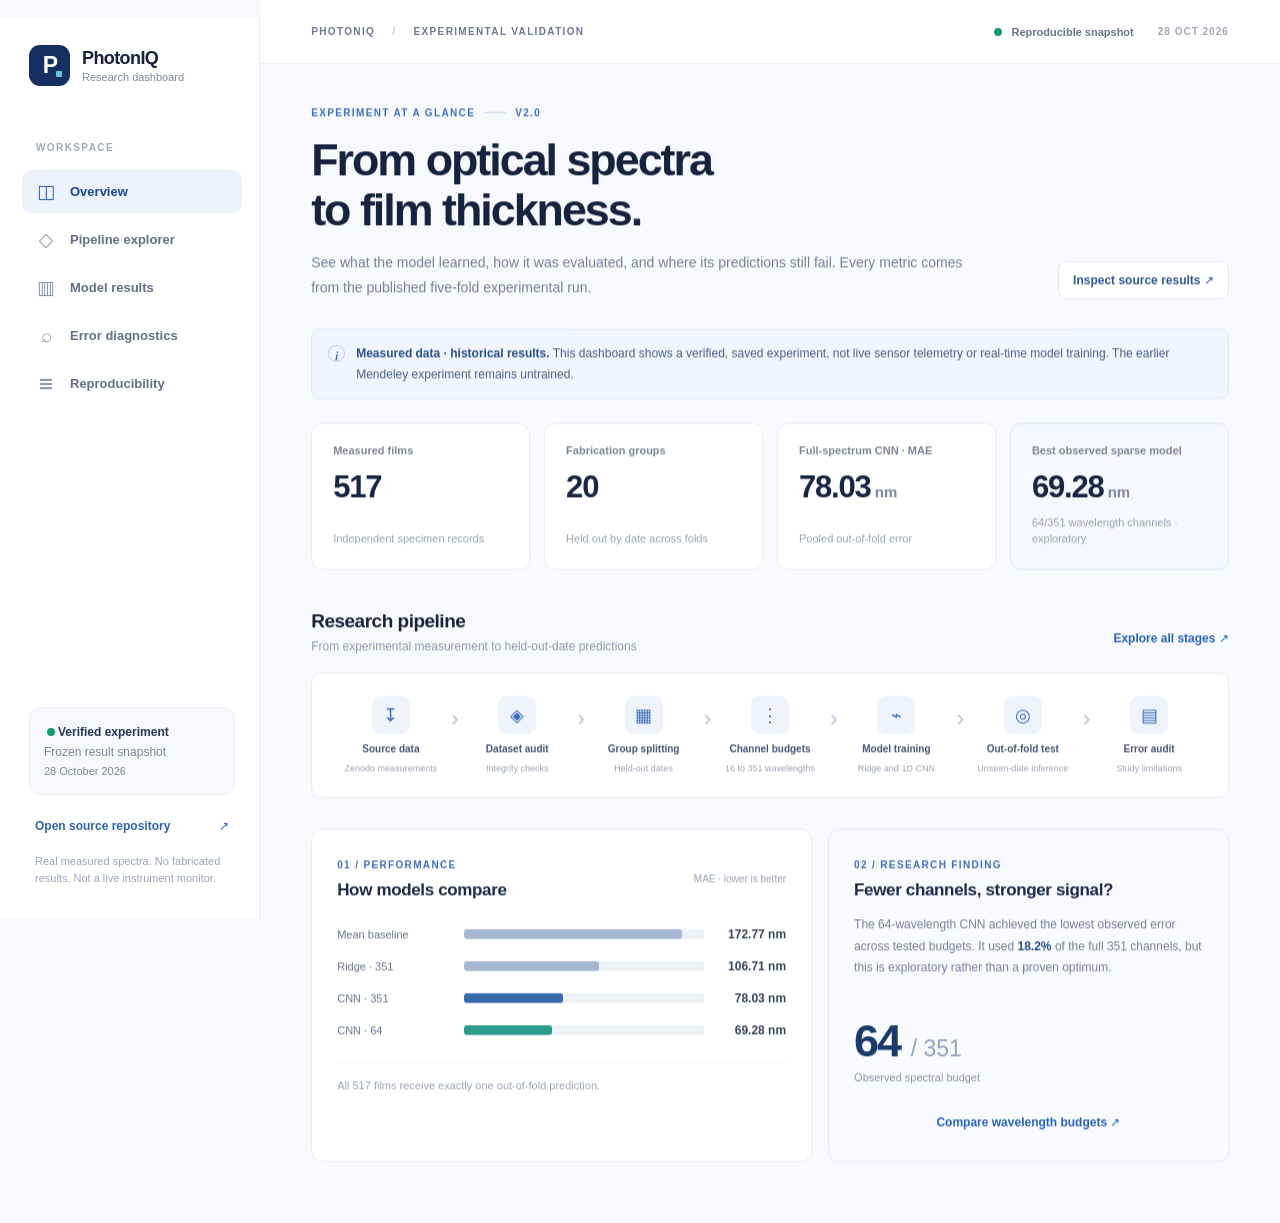
<file: index.html>
<!doctype html>
<html lang="en"><head><meta charset="utf-8"><meta name="viewport" content="width=device-width, initial-scale=1"><meta http-equiv="refresh" content="0; url=dashboard/"><title>PhotonIQ Research Dashboard</title></head><body><p>Open the <a href="dashboard/">PhotonIQ experiment dashboard</a>.</p></body></html>
</file>
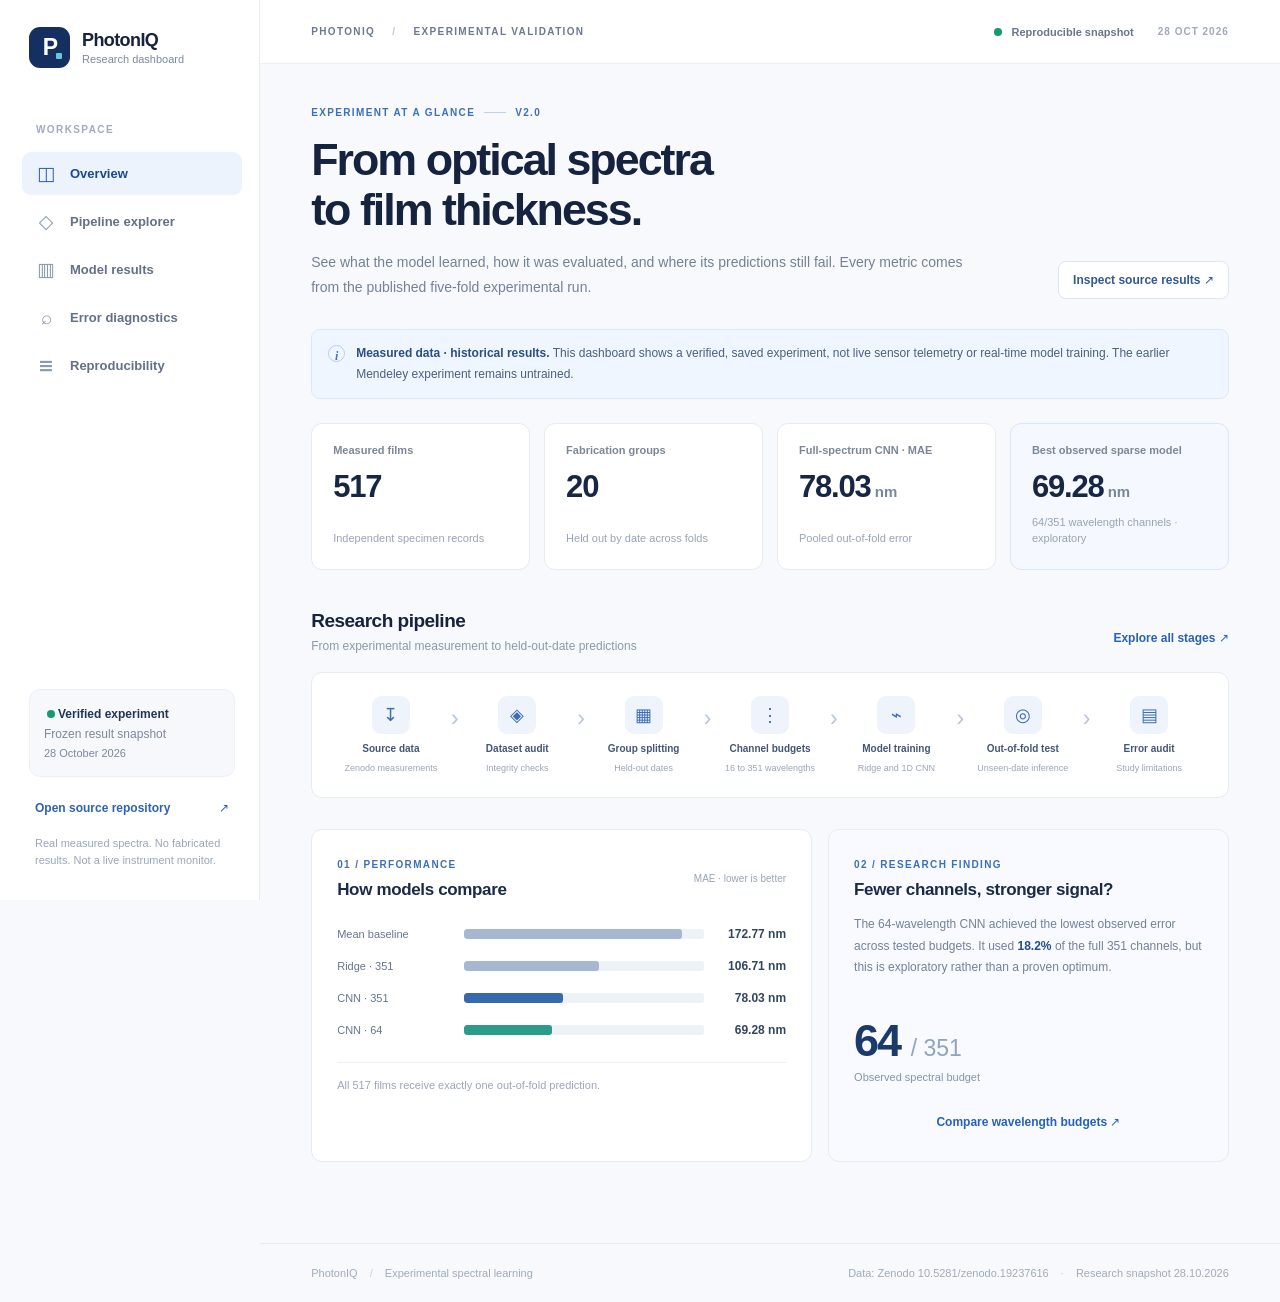
<file: dashboard/index.html>
<!doctype html>
<html lang="en">
<head>
  <meta charset="UTF-8"/>
  <meta name="viewport" content="width=device-width, initial-scale=1.0"/>
  <meta name="theme-color" content="#f8f9fc"/>
  <meta name="description" content="PhotonIQ: a transparent interactive research dashboard for experimental perovskite thin-film thickness regression and grouped validation."/>
  <title>PhotonIQ | Experiment Dashboard</title>
  <link rel="stylesheet" href="styles.css"/>
</head>
<body>
<div class="shell">
  <aside class="sidebar">
    <a class="identity" href="#overview" aria-label="PhotonIQ overview"><span class="brand-symbol">P<span class="brand-pixel"></span></span><span class="brand-text"><strong>PhotonIQ</strong><span>Research dashboard</span></span></a>
    <div class="nav-section">WORKSPACE</div>
    <nav class="navigation" aria-label="Dashboard sections">
      <button class="nav-item active" type="button" data-page="overview" aria-current="page"><span class="nav-icon">◫</span> Overview</button>
      <button class="nav-item" type="button" data-page="pipeline"><span class="nav-icon">◇</span> Pipeline explorer</button>
      <button class="nav-item" type="button" data-page="results"><span class="nav-icon">▥</span> Model results</button>
      <button class="nav-item" type="button" data-page="diagnostics"><span class="nav-icon">⌕</span> Error diagnostics</button>
      <button class="nav-item" type="button" data-page="reproducibility"><span class="nav-icon">≡</span> Reproducibility</button>
    </nav>
    <div class="sidebar-lower">
      <div class="status-compact"><span class="status-mark"></span><strong>Verified experiment</strong><span>Frozen result snapshot</span><small>28 October 2026</small></div>
      <a class="outside-link" href="https://github.com/SLRICHRIS/photoniq-real-spectral-learning" target="_blank" rel="noopener noreferrer">Open source repository <span>↗</span></a>
      <p class="side-note">Real measured spectra. No fabricated results. Not a live instrument monitor.</p>
    </div>
  </aside>

  <div class="main-shell">
    <header class="topbar"><span class="eyebrow">PHOTONIQ <span class="slash">/</span> EXPERIMENTAL VALIDATION</span><span class="topbar-right"><span class="top-dot"></span> Reproducible snapshot <span class="top-date">28 OCT 2026</span></span></header>
    <main class="workspace">
      <section class="page active" id="overview" aria-labelledby="overview-title">
        <div class="page-heading"><div><div class="kicker">EXPERIMENT AT A GLANCE <span class="kicker-rule"></span> V2.0</div><h1 id="overview-title">From optical spectra<br>to film thickness.</h1><p>See what the model learned, how it was evaluated, and where its predictions still fail. Every metric comes from the published five-fold experimental run.</p></div><a class="subtle-action" href="https://github.com/SLRICHRIS/photoniq-real-spectral-learning/tree/main/results/zenodo_2026/advanced_cv" target="_blank" rel="noopener noreferrer">Inspect source results ↗</a></div>
        <div class="notice"><span class="notice-icon">i</span><span><strong>Measured data · historical results.</strong> This dashboard shows a verified, saved experiment, not live sensor telemetry or real-time model training. The earlier Mendeley experiment remains untrained.</span></div>
        <div class="metrics-grid">
          <div class="metric"><span class="metric-label">Measured films</span><span class="metric-value" id="filmCount">517</span><span class="metric-foot">Independent specimen records</span></div>
          <div class="metric"><span class="metric-label">Fabrication groups</span><span class="metric-value" id="dateCount">20</span><span class="metric-foot">Held out by date across folds</span></div>
          <div class="metric"><span class="metric-label">Full-spectrum CNN · MAE</span><span class="metric-value" id="fullMAE">78.03<span class="metric-unit"> nm</span></span><span class="metric-foot">Pooled out-of-fold error</span></div>
          <div class="metric standout"><span class="metric-label">Best observed sparse model</span><span class="metric-value" id="sparseMAE">69.28<span class="metric-unit"> nm</span></span><span class="metric-foot">64/351 wavelength channels · exploratory</span></div>
        </div>
        <div class="section-header"><div><h2>Research pipeline</h2><p>From experimental measurement to held-out-date predictions</p></div><button class="inline-link" type="button" data-goto="pipeline">Explore all stages ↗</button></div>
        <div class="pipeline-strip" id="overviewStrip" aria-label="Pipeline sequence"></div>
        <div class="two-cols">
          <div class="panel"><div class="panel-head"><div><span class="section-tag">01 / PERFORMANCE</span><h3>How models compare</h3></div><span class="fine-note">MAE · lower is better</span></div><div id="overviewModelBars" class="model-bars"></div><div class="panel-bottom">All 517 films receive exactly one out-of-fold prediction.</div></div>
          <div class="panel insight-panel"><div><span class="section-tag">02 / RESEARCH FINDING</span><h3>Fewer channels, stronger signal?</h3><p>The 64-wavelength CNN achieved the lowest observed error across tested budgets. It used <strong>18.2%</strong> of the full 351 channels, but this is exploratory rather than a proven optimum.</p></div><div class="insight-stat"><strong>64 <small>/ 351</small></strong><span>Observed spectral budget</span></div><button class="inline-link" type="button" data-goto="results">Compare wavelength budgets ↗</button></div>
        </div>
      </section>

      <section class="page" id="pipeline" aria-labelledby="pipeline-title" hidden>
        <div class="page-heading"><div><div class="kicker">METHOD / TRACEABLE EXECUTION</div><h1 id="pipeline-title">The full research pipeline.</h1><p>Select a stage to inspect its input, operation, safeguards and outputs. The pipeline reflects the completed Zenodo study—not the unfinished Mendeley notebook.</p></div></div>
        <div class="panel pipeline-panel"><div class="panel-head"><div><span class="section-tag">END-TO-END EXPERIMENT</span><h3>Seven auditable stages</h3></div><span class="fine-note">Select any stage</span></div><div id="stages" class="stages" role="tablist" aria-label="Pipeline stage details"></div><div class="stage-detail" id="stageDetail" role="tabpanel" aria-live="polite"></div></div>
        <div class="section-header"><div><h2>Validation boundaries</h2><p>The safeguards that protect the interpretation of the results</p></div></div>
        <div class="guard-grid"><div class="guard"><span>01</span><strong>Dates do not cross splits</strong><p>Films fabricated on the same date stay together in the corresponding train, validation or test partitions.</p></div><div class="guard"><span>02</span><strong>Fit transformations on training data</strong><p>Spectral scaling and target normalization are learned from the training partition within each fold.</p></div><div class="guard"><span>03</span><strong>Independent spectral budgets</strong><p>Each 16–351-channel CNN is fitted on only the observed channels for that configuration.</p></div><div class="guard"><span>04</span><strong>No target-derived optical features</strong><p>Thickness and any spectral descriptors computed using thickness are excluded from the model input.</p></div></div>
      </section>

      <section class="page" id="results" aria-labelledby="results-title" hidden>
        <div class="page-heading"><div><div class="kicker">OUT-OF-FOLD / 517 FILMS</div><h1 id="results-title">Model results.</h1><p>Compare linear regression and separately trained 1D CNNs across the full set of spectral acquisition budgets.</p></div><a class="subtle-action" href="https://github.com/SLRICHRIS/photoniq-real-spectral-learning/blob/main/results/zenodo_2026/advanced_cv/cross_validation_summary.csv" target="_blank" rel="noopener noreferrer">Raw metric CSV ↗</a></div>
        <div class="panel chart-panel"><div class="panel-head wrap-head"><div><span class="section-tag">WAVELENGTH EFFICIENCY</span><h3>Accuracy versus spectral resolution</h3></div><div class="controls"><div class="segmented" role="group" aria-label="Select result metric"><button type="button" class="selected" data-metric="MAE_nm">MAE</button><button type="button" data-metric="RMSE_nm">RMSE</button><button type="button" data-metric="R2">R²</button></div><label class="filter-label">Method <select id="methodFilter"><option value="both">CNN & Ridge</option><option value="cnn">CNN only</option><option value="ridge">Ridge only</option></select></label></div></div><div id="budgetChart" class="budget-chart" aria-label="Wavelength budget performance chart"></div><div class="chart-foot"><span><i class="legend-dot cnn"></i> 1D CNN</span><span><i class="legend-dot ridge"></i> Ridge regression</span><span class="fine-note">Metrics are pooled over held-out fabrication dates.</span></div></div>
        <div class="panel"><div class="panel-head"><div><span class="section-tag">FULL RESULTS TABLE</span><h3>Inspect exact scores</h3></div><span class="fine-note">Click a row to highlight the model above</span></div><div class="table-scroll"><table><thead><tr><th>Model</th><th>Channels</th><th>MAE (nm)</th><th>RMSE (nm)</th><th>R²</th></tr></thead><tbody id="resultsTable"></tbody></table></div></div>
      </section>

      <section class="page" id="diagnostics" aria-labelledby="diagnostics-title" hidden>
        <div class="page-heading"><div><div class="kicker">MODEL RELIABILITY / LIMITATIONS</div><h1 id="diagnostics-title">Where predictions fail.</h1><p>Investigate thick-film underestimation, fabrication-date variability, substrate differences and experimental conditions. These are descriptive analyses, not causal claims.</p></div></div>
        <div class="notice warning"><span class="notice-icon">!</span><span><strong>Important limitation.</strong> The full-spectrum CNN underestimates films thicker than 600 nm by 60.86 nm on average. Errors vary significantly by fabrication date.</span></div>
        <div class="metrics-grid metrics-grid-3"><div class="metric"><span class="metric-label">Films above 600 nm</span><span class="metric-value">117</span><span class="metric-foot">Thick-film subgroup</span></div><div class="metric"><span class="metric-label">Thick-film MAE</span><span class="metric-value">126.38 <span class="metric-unit">nm</span></span><span class="metric-foot">Full-spectrum CNN</span></div><div class="metric"><span class="metric-label">Date-clustered 95% range*</span><span class="metric-value small-value">56.73–105.77 <span class="metric-unit">nm</span></span><span class="metric-foot">Descriptive CNN MAE bootstrap</span></div></div>
        <div class="panel"><div class="panel-head wrap-head"><div><span class="section-tag">STRATIFIED ERROR AUDIT</span><h3>Compare subgroups</h3></div><label class="filter-label">Breakdown <select id="diagnosticFilter"><option value="thickness_bin">Film thickness</option><option value="fabrication_date">Fabrication date</option><option value="substrate">Substrate</option><option value="humidity_bin">Relative humidity</option><option value="blade_temperature_bin">Blade temperature</option></select></label></div><div class="table-scroll"><table><thead><tr><th>Group</th><th>Films</th><th>CNN MAE (nm)</th><th>CNN bias (nm)</th><th>Ridge MAE (nm)</th></tr></thead><tbody id="diagnosticTable"></tbody></table></div><div class="panel-bottom">Bias = prediction − measured thickness. Positive values mean overestimation. Small groups are unstable.</div></div>
        <div class="two-cols"><div class="panel"><span class="section-tag">UNCERTAINTY</span><h3>What the bootstrap means</h3><p>10,000 resamples of the 20 fabrication-date groups produce a descriptive 95% percentile interval for CNN MAE. It is <strong>not</strong> a calibrated guarantee for new labs, instruments or materials.</p></div><div class="panel"><span class="section-tag">EXTERNAL VALIDITY</span><h3>What remains untested</h3><p>No independent laboratory, new optical instrument, cross-composition dataset, or prospective deployment has been validated. The original Mendeley study is still pending.</p></div></div>
      </section>

      <section class="page" id="reproducibility" aria-labelledby="repro-title" hidden>
        <div class="page-heading"><div><div class="kicker">SOURCE OF TRUTH / REPRODUCIBLE</div><h1 id="repro-title">Audit the experiment.</h1><p>Follow every published metric back to the dataset, code, held-out fold assignments and reproducible GitHub Actions run.</p></div></div>
        <div class="panel"><div class="panel-head"><div><span class="section-tag">RUN MANIFEST</span><h3>Provenance</h3></div><span class="status-mini">Snapshot, not live</span></div><dl class="definition-grid"><div><dt>Experiment</dt><dd>PhotonIQ v2 · Zenodo GroupKFold</dd></div><div><dt>Dataset DOI</dt><dd><a href="https://doi.org/10.5281/zenodo.19237616" target="_blank" rel="noopener noreferrer">10.5281/zenodo.19237616 ↗</a></dd></div><div><dt>Original dataset SHA-256</dt><dd><code id="shaValue" class="sha"></code><button type="button" class="copy-mini" id="copyHash" title="Copy checksum">Copy</button></dd></div><div><dt>Split strategy</dt><dd>5-fold GroupKFold · 20 fabrication dates</dd></div><div><dt>Experimental film count</dt><dd>517 · 351 optical-density wavelength channels</dd></div><div><dt>Training randomness</dt><dd>Seed 42 · train-only normalization</dd></div><div><dt>Reproduction checks</dt><dd>Fold integrity + independent metric recomputation</dd></div><div><dt>Experiment status</dt><dd>Completed and independently reproduced in GitHub Actions</dd></div></dl></div>
        <div class="section-header"><div><h2>Evidence and artifacts</h2><p>Open the original results, experiment code, and computational checks.</p></div></div>
        <div class="source-grid"><a href="https://github.com/SLRICHRIS/photoniq-real-spectral-learning/actions/runs/40720806128" target="_blank" rel="noopener noreferrer"><span>WORKFLOW RUN</span><strong>Successful GitHub Actions execution</strong><small>Five-fold real-data reproduction</small><em>↗</em></a><a href="https://github.com/SLRICHRIS/photoniq-real-spectral-learning/tree/main/results/zenodo_2026/advanced_cv" target="_blank" rel="noopener noreferrer"><span>RESULTS ARCHIVE</span><strong>Predictions and figures</strong><small>CSV, SVG, JSON, diagnostics</small><em>↗</em></a><a href="https://github.com/SLRICHRIS/photoniq-real-spectral-learning/blob/main/tools/advanced_benchmark.py" target="_blank" rel="noopener noreferrer"><span>RESEARCH SOURCE</span><strong>Training / validation implementation</strong><small>Full Python reproducibility code</small><em>↗</em></a><a href="https://github.com/SLRICHRIS/photoniq-real-spectral-learning/blob/main/tools/verify_advanced_results.py" target="_blank" rel="noopener noreferrer"><span>INTEGRITY CHECK</span><strong>Independent metrics verifier</strong><small>Fold and prediction consistency</small><em>↗</em></a></div>
      </section>
    </main>
    <footer class="footer"><span>PhotonIQ <span class="footer-divider">/</span> Experimental spectral learning</span><span>Data: Zenodo 10.5281/zenodo.19237616 <span class="footer-divider">·</span> Research snapshot 28.10.2026</span></footer>
  </div>
</div>
<script src="data/snapshot.js"></script>
<script src="dashboard.js"></script>
</body>
</html>
</file>
<file: dashboard/styles.css>
:root{font-family:Inter,ui-sans-serif,-apple-system,BlinkMacSystemFont,"Segoe UI",Arial,sans-serif;color:#17223b;background:#f7f9fc;font-synthesis:none;-webkit-font-smoothing:antialiased}*{box-sizing:border-box}html{scroll-behavior:smooth}body{margin:0}a{color:inherit}button,select{font:inherit}button{cursor:pointer}.shell{display:flex;min-height:100vh}.sidebar{position:sticky;top:0;width:260px;flex:0 0 260px;min-height:100vh;height:100vh;padding:27px 17px 20px 22px;background:#fff;border-right:1px solid #e7ebf2;display:flex;flex-direction:column}.identity{text-decoration:none;display:flex;align-items:center;gap:12px;margin:0 7px 56px}.brand-symbol{background:#162f61;border-radius:11px;display:grid;place-items:center;color:#fff;font-size:23px;font-weight:800;height:41px;width:41px;position:relative;letter-spacing:-2px}.brand-pixel{position:absolute;background:#6ac4dc;width:6px;height:6px;right:8px;bottom:9px;border-radius:1px}.brand-text{display:flex;flex-direction:column;gap:2px}.brand-text strong{font-size:18px;letter-spacing:-.6px}.brand-text span{font-size:11px;color:#7d899f}.nav-section{font-size:10px;font-weight:800;letter-spacing:1.4px;color:#a1abbc;margin:0 14px 17px}.navigation{display:grid;gap:5px}.nav-item{width:100%;background:transparent;border:0;border-radius:9px;color:#637085;font-size:13px;display:flex;align-items:center;text-align:left;gap:13px;padding:12px 13px;font-weight:550;transition:.17s ease}.nav-item:hover{background:#f3f6fc;color:#193562}.nav-item.active{color:#1a4796;background:#edf3fd;font-weight:730}.nav-icon{font-size:19px;font-family:system-ui;line-height:1;width:22px;color:#8a9ab2;text-align:center}.nav-item.active .nav-icon{color:#3264b2}.sidebar-lower{margin-top:auto;padding:10px 7px}.status-compact{padding:17px 14px;background:#f6f8fc;border:1px solid #edf0f6;border-radius:11px;display:grid;gap:6px;font-size:12px;color:#7d8898}.status-compact strong{color:#213655;font-size:12px;display:flex;align-items:center;gap:7px}.status-mark,.top-dot{display:inline-block;background:#179a72;width:8px;height:8px;border-radius:50%}.status-compact .status-mark{position:absolute;margin:3px 0 0 3px}.status-compact strong{padding-left:14px}.status-compact small{font-size:11px}.outside-link{font-size:12px;font-weight:700;color:#2e62b4;text-decoration:none;display:flex;justify-content:space-between;padding:24px 6px 5px}.outside-link:hover{text-decoration:underline}.side-note{color:#9aa6ba;font-size:11px;line-height:1.6;margin:15px 6px 0}.main-shell{min-width:0;flex:1}.topbar{min-height:64px;padding:0 clamp(26px,4vw,66px);background:#fff;border-bottom:1px solid #edf0f5;display:flex;justify-content:space-between;align-items:center;font-size:10px;font-weight:750;letter-spacing:1.35px;color:#6c7990}.slash{padding:0 13px;color:#bcc6d5}.topbar-right{font-weight:600;letter-spacing:0;color:#69758a;font-size:11px;display:flex;align-items:center;gap:10px}.top-date{font-size:10px;letter-spacing:1px;color:#a1a9b7;margin-left:14px}.workspace{max-width:1530px;margin:auto;padding:43px clamp(22px,4vw,64px) 65px}.page{display:none;animation:appear .2s ease}.page.active{display:block}.page[hidden]{display:none!important}@keyframes appear{from{opacity:.5;transform:translateY(5px)}to{opacity:1;transform:none}}.page-heading{display:flex;align-items:flex-end;justify-content:space-between;gap:20px;margin:0 0 30px}.kicker,.section-tag{color:#3c70bb;font-size:10px;font-weight:850;letter-spacing:1.35px}.kicker{display:flex;align-items:center;gap:9px;margin-bottom:17px}.kicker-rule{display:inline-block;height:1px;width:22px;background:#bdd0ec}.page-heading h1{font-size:clamp(32px,3.5vw,48px);letter-spacing:-2px;line-height:1.11;font-weight:750;margin:0 0 16px;color:#15233e}.page-heading p{font-size:14px;line-height:1.75;color:#758195;margin:0;max-width:660px}.subtle-action{font-size:12px;white-space:nowrap;align-self:end;padding:11px 14px;border:1px solid #dfe6f2;border-radius:8px;text-decoration:none;color:#305893;background:#fff;font-weight:750}.subtle-action:hover{background:#edf3fe}.notice{border:1px solid #dce8f8;background:#f0f6ff;color:#49607f;border-radius:9px;padding:13px 16px;display:flex;gap:11px;align-items:flex-start;font-size:12px;line-height:1.75;margin:0 0 24px}.notice strong{color:#2a4e86}.notice-icon{display:grid;place-items:center;border:1px solid #b9cdee;color:#4574b5;width:17px;height:17px;flex:0 0 17px;border-radius:50%;font-family:Georgia,serif;font-size:12px;font-style:italic;font-weight:800;margin-top:2px}.notice.warning{background:#fff9ed;color:#745c39;border-color:#f3e5cb}.notice.warning .notice-icon{border-color:#dabb81;color:#ad812d;font-style:normal}.notice.warning strong{color:#8e632c}.metrics-grid{display:grid;grid-template-columns:repeat(4,minmax(0,1fr));gap:14px;margin-bottom:40px}.metric{background:#fff;border:1px solid #e7ebf2;border-radius:11px;padding:20px 21px 22px;min-height:132px;display:flex;flex-direction:column;gap:8px}.metric.standout{background:#f5f8fe;border-color:#d9e6fb}.metric-label{font-size:11px;font-weight:730;color:#7b8797;min-height:16px}.metric-value{font-size:31px;color:#172642;font-weight:800;letter-spacing:-1.2px;line-height:1.2;white-space:nowrap}.metric-unit{font-size:15px;color:#78879f;font-weight:550;letter-spacing:0}.metric-foot{font-size:11px;color:#99a4b5;margin-top:auto;line-height:1.5}.section-header{display:flex;justify-content:space-between;align-items:end;margin:0 0 19px}.section-header h2{font-size:19px;font-weight:750;letter-spacing:-.5px;margin:0 0 7px}.section-header p{font-size:12px;color:#8c99ab;margin:0}.inline-link{border:0;background:transparent;color:#2862b6;font-size:12px;font-weight:750;padding:8px 0}.inline-link:hover{text-decoration:underline}.pipeline-strip{background:#fff;border:1px solid #e7ebf2;border-radius:11px;padding:23px 17px;display:flex;align-items:stretch;gap:3px;margin-bottom:31px}.strip-item{flex:1;text-align:center;min-width:0;display:grid;gap:8px;align-content:start;position:relative}.strip-item:not(:last-child):after{content:'›';position:absolute;top:9px;right:-6px;font-size:23px;color:#b7c5dc}.strip-icon{background:#eff4fc;color:#3b6db7;width:38px;height:38px;border-radius:9px;font-size:18px;font-weight:700;display:grid;place-items:center;margin:0 auto 1px}.strip-title{font-size:10px;font-weight:730;color:#435674;padding:0 4px}.strip-caption{font-size:9px;color:#9aa6b6;padding:0 3px;line-height:1.4}.two-cols{display:grid;grid-template-columns:1.25fr 1fr;gap:16px}.panel{background:#fff;border:1px solid #e7ebf2;border-radius:11px;padding:24px 25px;margin-bottom:16px;min-width:0}.panel-head{display:flex;justify-content:space-between;align-items:center;gap:20px;margin-bottom:25px}.panel h3{font-size:17px;letter-spacing:-.35px;margin:7px 0 0;line-height:1.35;color:#1a2b48}.fine-note{color:#99a5b4;font-size:10px}.model-bars{display:grid;gap:18px}.bar-row{display:grid;grid-template-columns:115px 1fr 70px;align-items:center;gap:12px}.bar-label{color:#67768c;font-size:11px}.bar-track{height:10px;border-radius:3px;background:#eef2f7;overflow:hidden}.bar-fill{display:block;height:100%;border-radius:3px;background:#a6b8d1}.bar-fill.cnn{background:#3769ad}.bar-fill.sparse{background:#2b9b8b}.bar-value{font-size:12px;font-weight:730;color:#33455f;text-align:right;font-variant-numeric:tabular-nums}.panel-bottom{margin-top:25px;padding-top:16px;border-top:1px solid #edf0f5;color:#99a6b7;font-size:11px}.insight-panel{display:flex;flex-direction:column;justify-content:space-between;background:#f8faff}.insight-panel p,.panel>p,.guard p{font-size:12px;line-height:1.8;color:#748199}.insight-panel p strong{color:#274d80}.insight-stat{margin:24px 0;display:grid;gap:4px}.insight-stat strong{font-size:45px;letter-spacing:-2px;color:#1a396d}.insight-stat strong small{font-size:23px;font-weight:500;color:#91a4bf;letter-spacing:0}.insight-stat span{font-size:11px;color:#8795a8}.footer{border-top:1px solid #e7ebf2;padding:23px clamp(22px,4vw,64px);color:#a0aaba;display:flex;align-items:center;justify-content:space-between;gap:12px;font-size:11px}.footer-divider{padding:0 9px;color:#c6cfdd}.pipeline-panel{padding:28px;margin-bottom:28px}.stages{display:grid;grid-template-columns:repeat(7,minmax(0,1fr));gap:10px}.stage-button{position:relative;border:1px solid #dfe6f0;border-radius:10px;background:#fff;min-height:125px;padding:15px 9px;display:flex;flex-direction:column;justify-content:space-between;text-align:left;gap:7px;color:#6a7890;transition:.15s}.stage-button:hover{background:#f3f7ff}.stage-button[aria-selected=true]{background:#edf4ff;border-color:#94b7ec;color:#1e4885;box-shadow:inset 0 0 0 1px #b3c9ef}.stage-button .number{font-size:10px;font-weight:800;color:#8d9db0}.stage-button .symbol{font-size:24px;color:#3e70b8}.stage-button .stage-title{font-size:11px;font-weight:760;line-height:1.35}.stage-detail{background:#f8fafd;border:1px solid #e6ebf4;border-radius:10px;margin-top:20px;padding:26px;display:grid;grid-template-columns:1fr 1.4fr;gap:25px;min-height:217px}.detail-eyebrow{font-size:10px;letter-spacing:1px;color:#5981bd;font-weight:800}.detail-heading{font-size:22px;letter-spacing:-.8px;margin:12px 0}.detail-summary{color:#718099;font-size:12px;line-height:1.75;margin:0}.detail-list{display:grid;gap:15px}.detail-row{display:grid;grid-template-columns:90px 1fr;gap:10px;font-size:12px;line-height:1.65}.detail-row strong{color:#7c8ba1}.detail-row span{color:#304765}.guard-grid{display:grid;grid-template-columns:repeat(4,1fr);gap:13px}.guard{padding:19px;background:#fff;border:1px solid #e7ebf2;border-radius:10px}.guard span{font-size:10px;color:#4684ce;font-weight:800}.guard strong{display:block;color:#253650;font-size:12px;margin-top:14px;line-height:1.5}.guard p{font-size:11px;margin-bottom:0}.controls{display:flex;align-items:center;gap:14px}.segmented{display:flex;gap:3px;background:#eff3f9;border-radius:7px;padding:3px}.segmented button{background:transparent;border:0;border-radius:5px;color:#8a97a9;font-size:11px;font-weight:700;padding:8px 12px}.segmented button.selected{background:#fff;color:#2b5c9e;box-shadow:0 1px 4px #d7e0ec}.filter-label{display:flex;align-items:center;gap:9px;color:#91a0b1;font-size:11px;font-weight:700}.filter-label select{background:#fff;border:1px solid #dfe5ee;border-radius:7px;color:#53687f;padding:9px 9px;font-size:12px;max-width:200px}.budget-chart{width:100%;height:340px;overflow:hidden}.budget-chart svg{width:100%;height:100%;display:block}.chart-foot{display:flex;align-items:center;gap:22px;border-top:1px solid #edf0f6;padding-top:17px;font-size:11px;color:#65738a}.chart-foot>.fine-note{margin-left:auto}.legend-dot{display:inline-block;vertical-align:middle;width:10px;height:10px;border-radius:2px;margin-right:6px}.legend-dot.cnn{background:#416fb5}.legend-dot.ridge{background:#9fb4d3}.table-scroll{overflow:auto;max-width:100%;border-radius:6px}table{width:100%;border-collapse:collapse;text-align:left;font-size:12px}th{background:#f8faff;color:#8a97a9;font-size:10px;letter-spacing:.35px;padding:13px 15px;font-weight:800;white-space:nowrap}td{padding:13px 15px;border-bottom:1px solid #edf0f5;color:#4d5e78;font-variant-numeric:tabular-nums;white-space:nowrap}tbody tr:last-child td{border-bottom:0}tbody tr:hover td{background:#f8faff}td:first-child{color:#273b56;font-weight:670}.best-cell{color:#147a6b;font-weight:850}.row-highlight td{background:#eef7f6!important}.metrics-grid-3{grid-template-columns:repeat(3,1fr)}.small-value{font-size:23px}.definition-grid{display:grid;grid-template-columns:1fr 1fr;gap:0 30px;margin:0}.definition-grid>div{padding:16px 0;border-bottom:1px solid #eef1f5;min-width:0}.definition-grid dt{font-size:10px;font-weight:750;color:#99a4b3;margin-bottom:8px}.definition-grid dd{margin:0;color:#2b3f5c;font-size:12px;font-weight:620;line-height:1.7;overflow-wrap:anywhere}.definition-grid dd a{color:#2c5ea8}.definition-grid dd code{font-size:10px;color:#5e718b}.copy-mini{border:0;background:#edf3fc;color:#3566ae;border-radius:5px;padding:5px 9px;margin-left:10px;font-size:10px;font-weight:800}.source-grid{display:grid;grid-template-columns:repeat(2,1fr);gap:13px}.source-grid a{position:relative;text-decoration:none;display:grid;gap:9px;background:#fff;border:1px solid #e7ebf2;padding:22px;border-radius:10px}.source-grid a:hover{border-color:#abc6eb;box-shadow:0 4px 10px #dce6f33d}.source-grid a span{font-size:10px;letter-spacing:1px;color:#4b79bc;font-weight:850}.source-grid a strong{font-size:14px;color:#1d304f}.source-grid a small{font-size:11px;color:#8592a6}.source-grid a em{position:absolute;top:20px;right:22px;color:#7c9ac5;font-style:normal}.status-mini{color:#5d809e;font-size:10px;font-weight:700;background:#eef5fb;border-radius:5px;padding:8px 10px}.chart-gridline{stroke:#e9edf3;stroke-width:1}.chart-tick{font-size:11px;fill:#8190a6;font-family:Inter,Segoe UI,Arial,sans-serif}.chart-point{cursor:default}.chart-point:hover{r:7}.chart-axis-title{font-size:10px;fill:#8fa0b4}.chart-crosshair{stroke:#b6c9e4;stroke-dasharray:4 4;stroke-width:1}.svg-empty{fill:#7b8798;font-size:14px}
@media(max-width:1210px){.sidebar{width:223px;flex-basis:223px;padding-left:13px}.metrics-grid{grid-template-columns:repeat(2,1fr)}.stages{grid-template-columns:repeat(4,minmax(0,1fr))}.pipeline-strip{flex-wrap:wrap;gap:14px}.strip-item{flex:1 0 20%}.strip-item:nth-child(4):after{display:none}.guard-grid{grid-template-columns:repeat(2,1fr)}}
@media(max-width:840px){.shell{display:block}.sidebar{position:static;height:auto;min-height:unset;width:100%;flex-direction:row;align-items:center;border-bottom:1px solid #edf0f6;border-right:0;padding:12px 17px;gap:20px}.identity{margin:0;flex:0 0 auto}.brand-text span{display:none}.navigation{display:flex;overflow:auto;gap:2px;flex:1}.nav-item{font-size:0;padding:10px;gap:0;justify-content:center;min-width:43px}.nav-icon{font-size:21px}.nav-section,.sidebar-lower{display:none}.topbar{padding:0 22px;min-height:45px}.top-date{display:none}.workspace{padding-top:29px}.two-cols{grid-template-columns:1fr}.page-heading{align-items:flex-start;flex-direction:column}.subtle-action{align-self:flex-start}.footer{flex-direction:column;align-items:flex-start}.stages{grid-template-columns:repeat(4,minmax(0,1fr))}.stage-detail{grid-template-columns:1fr}.metrics-grid-3{grid-template-columns:repeat(2,1fr)}.definition-grid{grid-template-columns:1fr}}
@media(max-width:520px){.topbar-right{display:none}.metrics-grid{gap:9px}.metric{padding:16px 12px;min-height:123px}.metric-value{font-size:25px}.metric-unit{font-size:12px}.metric-label,.metric-foot{font-size:10px}.pipeline-strip{padding:12px}.strip-item{flex:1 0 26%}.strip-item:not(:last-child):after{display:none}.stages{grid-template-columns:repeat(2,minmax(0,1fr))}.stage-button{min-height:100px}.guard-grid{grid-template-columns:1fr}.source-grid{grid-template-columns:1fr}.panel{padding:18px 14px}.wrap-head{display:block}.controls{margin-top:15px;justify-content:space-between;flex-wrap:wrap}.chart-foot{flex-wrap:wrap}.chart-foot>.fine-note{margin-left:0}.bar-row{grid-template-columns:85px 1fr 65px;gap:6px}.bar-label{font-size:10px}.budget-chart{height:270px}.page-heading h1{font-size:31px}}
</file>
